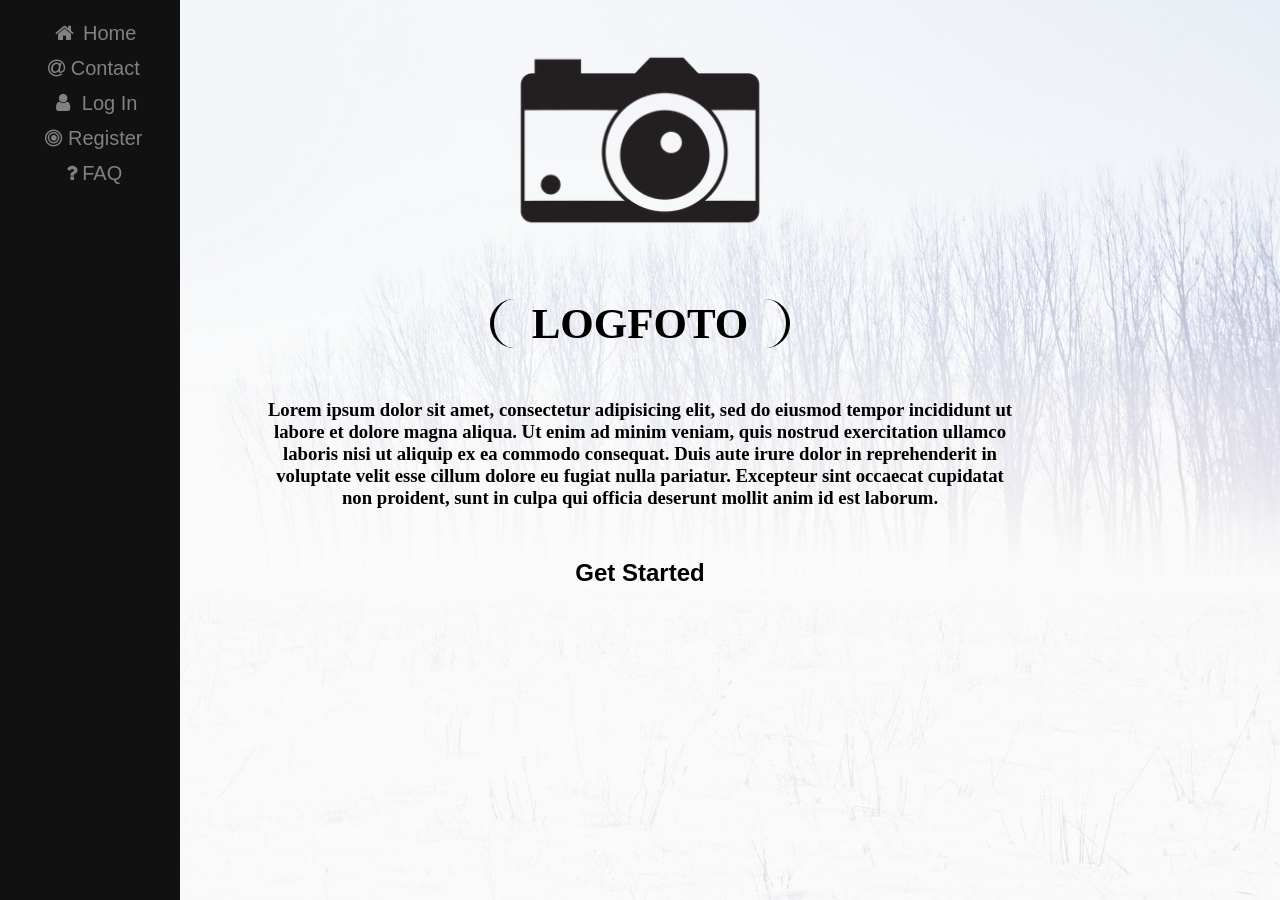
<file: html/index.html>
<!DOCTYPE html>
<html lang="en">
<head>
  <meta charset="UTF-8">
  <meta name="viewport" content="width=device-width, initial-scale=1.0">
  <meta http-equiv="X-UA-Compatible" content="ie=edge">
  <link rel="stylesheet" href="../css/style.css">
  <link rel="stylesheet" href="https://cdnjs.cloudflare.com/ajax/libs/font-awesome/4.7.0/css/font-awesome.min.css">
  <title>HOME | LOGFOTO</title>
</head>
<body>

  <header>
    <div class="sidebar">
    <a href="home.html"><i class="fa fa-fw fa-home"></i> Home</a>
    <a href="contact.html"><i class="fa fa-at"></i> Contact</a>
    <a href="login.html"><i class="fa fa-fw fa-user"></i> Log In</a>
    <a href="registration.html"><i class="fa fa-bullseye"></i> Register</a>
    <a href="FAQ.html"><i class="fa fa-question"></i>  FAQ</a>
    </div>
  </header>

<div class="photoContainer">

  <img src="../img/logo.png" alt="logo logFoto">
</div>

<main>
  <div class="titleHome">
    <h1>LOGFOTO</h1>

  </div>

  <div class="textHome">

    <h3>Lorem ipsum dolor sit amet, consectetur adipisicing elit, sed do eiusmod tempor incididunt ut labore et dolore magna aliqua. Ut enim ad minim veniam, quis nostrud exercitation ullamco laboris nisi ut aliquip ex ea commodo consequat. Duis aute irure dolor in reprehenderit in voluptate velit esse cillum dolore eu fugiat nulla pariatur. Excepteur sint occaecat cupidatat non proident, sunt in culpa qui officia deserunt mollit anim id est laborum.</h3>
  </div>

<div class="buttonHome">
  <h2><a href="registration.html">Get Started</a></h2>

</div>



</main>

<footer class="footer-distributed">

  <div class="footer-left">

    <p class="footer-links">
      <a href="home.html">Home</a>
      ·
      <a href="contact.html">Contact us</a>
      ·
      <a href="login.html">Log In</a>
      ·
      <a href="registration.html">Registrer</a>
      ·
      <a href="FAQ.html">Faq</a>
    </p>

    <p class="footer-company-name">LogFoto &copy; 2019</p>

  </div>

  <div class="footer-right">

    <form method="get" action="#">
      <input placeholder="Search our website" name="search" />
      <i class="fa fa-search"></i>
    </form>

  </div>

</footer>

</body>
</html>
</file>
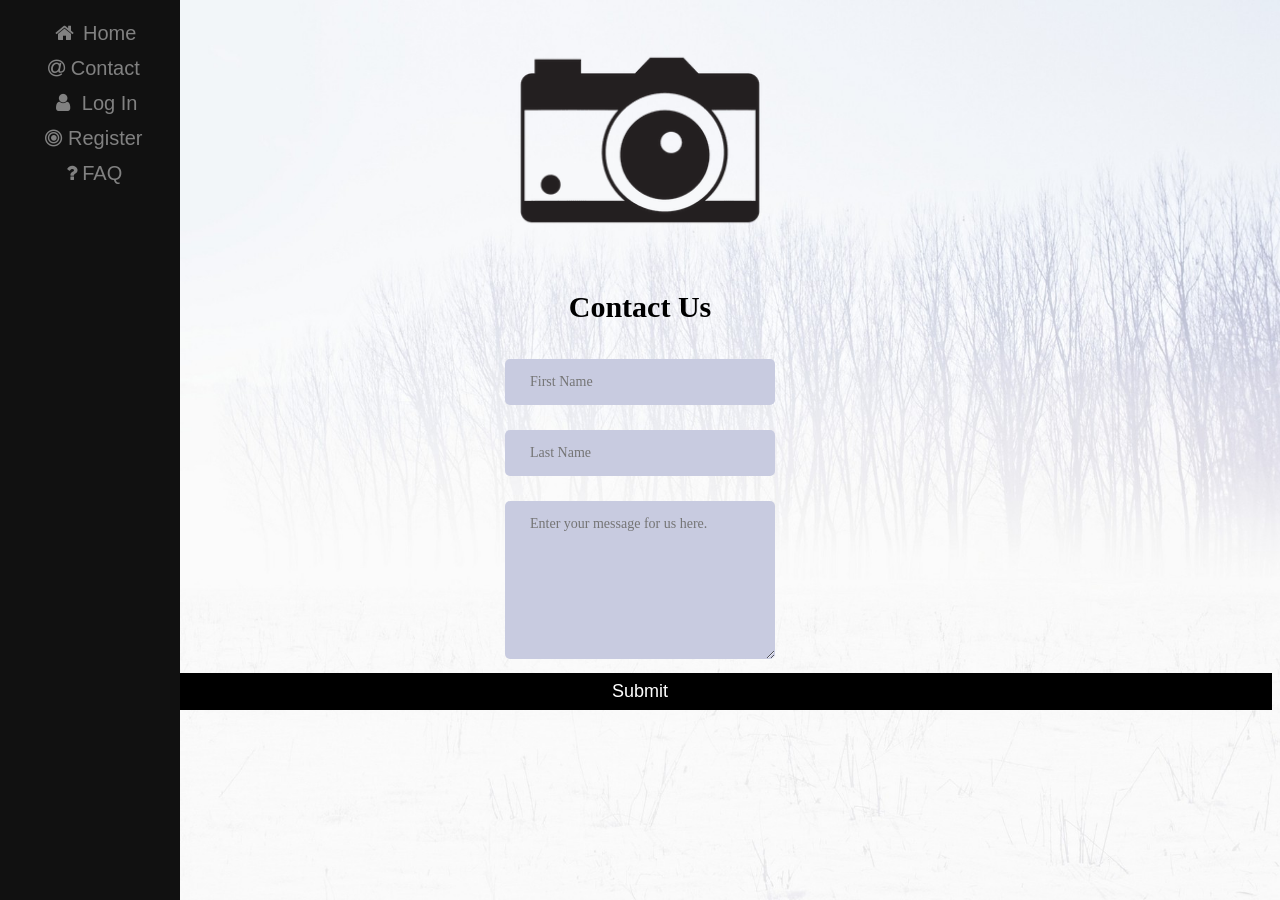
<file: html/contact.html>
<!DOCTYPE html>

<html lang="en" dir="ltr">
  <head>
    <meta charset="UTF-8">
    <meta name="viewport" content="width=device-width, initial-scale=1.0">
    <meta http-equiv="X-UA-Compatible" content="ie=edge">
    <link rel="stylesheet" href="../css/style.css">
    <link rel="stylesheet" href="https://cdnjs.cloudflare.com/ajax/libs/font-awesome/4.7.0/css/font-awesome.min.css">
    <title>CONTACT | LOGFOTO</title>
  </head>
  <div class="container">
  <body>

    <div class="sidebar">
    <a href="home.html"><i class="fa fa-fw fa-home"></i> Home</a>
    <a href="contact.html"><i class="fa fa-at"></i> Contact</a>
    <a href="login.html"><i class="fa fa-fw fa-user"></i> Log In</a>
    <a href="registration.html"><i class="fa fa-bullseye"></i> Register</a>
    <a href="FAQ.html"><i class="fa fa-question"></i>  FAQ</a>
  </div>


<section>
  <div class="photoContainer">
    <img src="../img/logo.png" alt="logo">

  </div>

<div class="title">
  <h2>Contact Us</h2>
</div>


<form id="form" action="login.html" method="post">
  <label class="label" for="">
<input type="text" class="input" name="email" placeholder="First Name">
</label>


<br>

<label class="label" for="">
  <input type="text" class="input" name="password" placeholder="Last Name">
</label>



<br>

<label class="label" for="">
  <textarea class="input" name="text" placeholder="Enter your message for us here." rows="8" cols="80"></textarea>

</label>

<br>



</label>

<button type="button" class="loginbutton" name="button">Submit</button>


</form>


</section>

<footer class="footer-distributed">

  <div class="footer-left">

    <p class="footer-links">
      <a href="home.html">Home</a>
      ·
      <a href="contact.html">Contact us</a>
      ·
      <a href="login.html">Log In</a>
      ·
      <a href="registration.html">Registrer</a>
      ·
      <a href="FAQ.html">Faq</a>
    </p>

    <p class="footer-company-name">LogFoto &copy; 2019</p>

  </div>

  <div class="footer-right">

    <form method="get" action="#">
      <input placeholder="Search our website" name="search" />
      <i class="fa fa-search"></i>
    </form>

  </div>

</footer>

  </body>

  </div>
</html>


<!--
 <div class="row">
   <div class="column">
     <img src="/w3images/map.jpg" style="width:100%">
   </div>
   <div class="column">
-->

      <!--
     <form action="/action_page.php">
       <label for="fname">First Name</label>
       <input type="text" id="fname" name="firstname" placeholder="Your name..">
       <label for="lname">Last Name</label>
       <input type="text" id="lname" name="lastname" placeholder="Your last name..">
-->
       <!--
       <label for="country">Country</label>
       <select id="country" name="country">
         <option value="australia">Australia</option>
         <option value="canada">Canada</option>
         <option value="usa">USA</option>
       </select>
       -->

<!--
       <label for="subject">Subject</label>
       <textarea id="subject" name="subject" placeholder="Write something.." style="height:170px"></textarea>
       <input type="submit" value="Submit">
     </form>
   </div>
 </div>
</div>
-->
</file>
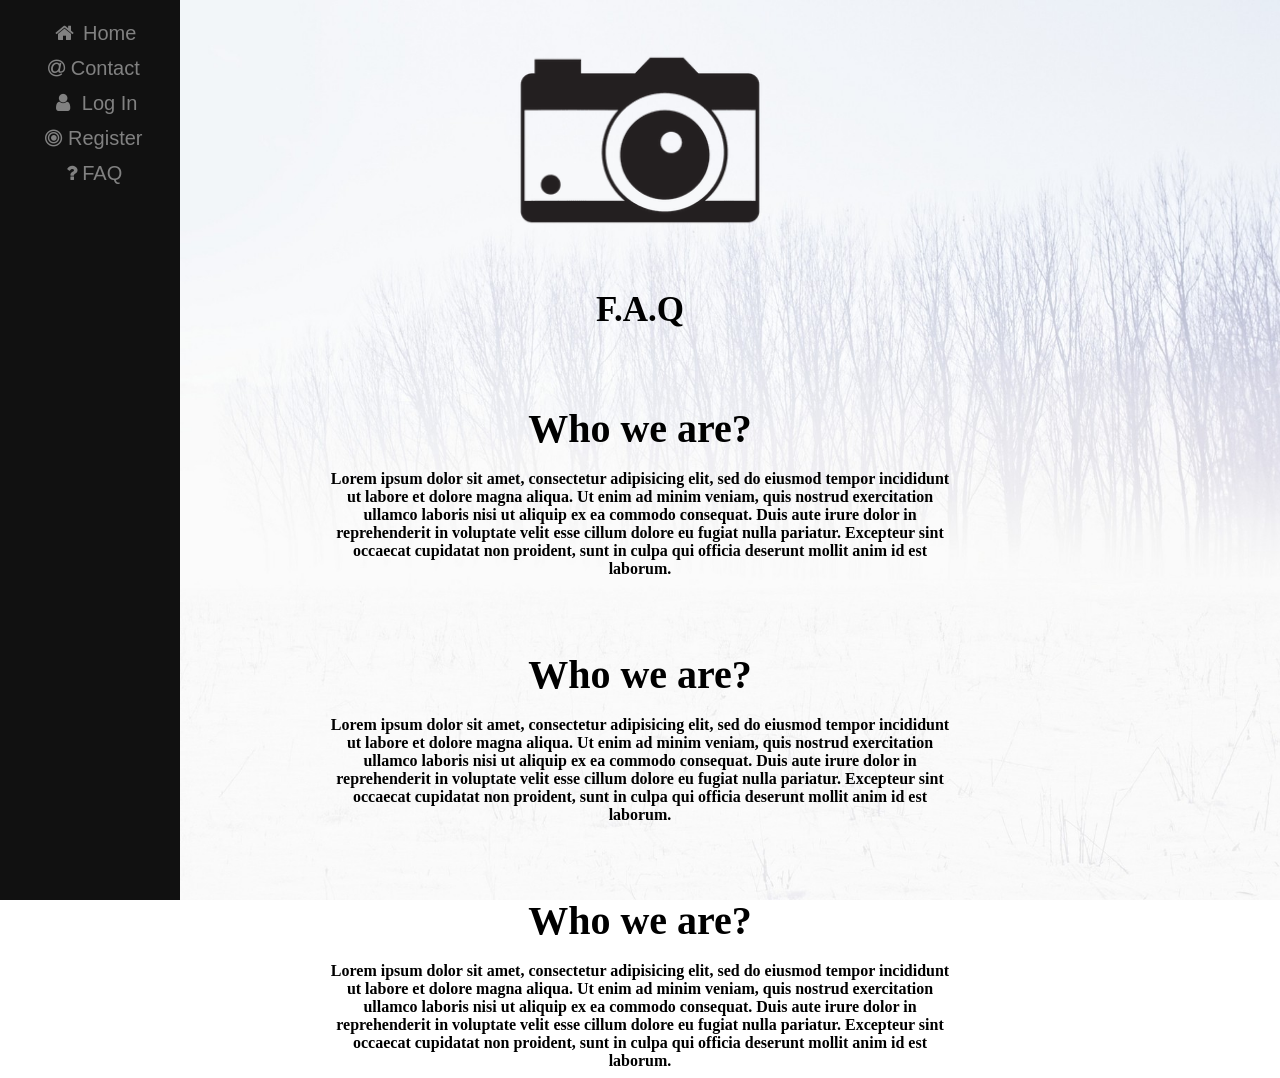
<file: html/FAQ.html>
<!DOCTYPE html>
<html lang="en">
<head>
  <meta charset="UTF-8">
  <meta name="viewport" content="width=device-width, initial-scale=1.0">
  <meta http-equiv="X-UA-Compatible" content="ie=edge">
  <link rel="stylesheet" href="../css/style.css">
  <link rel="stylesheet" href="https://cdnjs.cloudflare.com/ajax/libs/font-awesome/4.7.0/css/font-awesome.min.css">
  <title>FAQ | LOGFOTO</title>
</head>
<body>


  <div class="sidebar">
  <a href="home.html"><i class="fa fa-fw fa-home"></i> Home</a>
  <a href="contact.html"><i class="fa fa-at"></i> Contact</a>
  <a href="login.html"><i class="fa fa-fw fa-user"></i> Log In</a>
  <a href="registration.html"><i class="fa fa-bullseye"></i> Register</a>
  <a href="FAQ.html"><i class="fa fa-question"></i>  FAQ</a>
  </div>

<div class="photoContainer">
  <img src="../img/logo.png" alt="logo">
</div>

  <div class="title faqTitle">
  <h2>F.A.Q</h2>
</div>


  <div class="questions">
    <h3>Who we are?</h3>
    <p>Lorem ipsum dolor sit amet, consectetur adipisicing elit, sed do eiusmod tempor incididunt ut labore et dolore magna aliqua. Ut enim ad minim veniam, quis nostrud exercitation ullamco laboris nisi ut aliquip ex ea commodo consequat. Duis aute irure dolor in reprehenderit in voluptate velit esse cillum dolore eu fugiat nulla pariatur. Excepteur sint occaecat cupidatat non proident, sunt in culpa qui officia deserunt mollit anim id est laborum. </p> <br>

    <h3>Who we are?</h3>
    <p>Lorem ipsum dolor sit amet, consectetur adipisicing elit, sed do eiusmod tempor incididunt ut labore et dolore magna aliqua. Ut enim ad minim veniam, quis nostrud exercitation ullamco laboris nisi ut aliquip ex ea commodo consequat. Duis aute irure dolor in reprehenderit in voluptate velit esse cillum dolore eu fugiat nulla pariatur. Excepteur sint occaecat cupidatat non proident, sunt in culpa qui officia deserunt mollit anim id est laborum. </p> <br>

    <h3>Who we are?</h3>
    <p>Lorem ipsum dolor sit amet, consectetur adipisicing elit, sed do eiusmod tempor incididunt ut labore et dolore magna aliqua. Ut enim ad minim veniam, quis nostrud exercitation ullamco laboris nisi ut aliquip ex ea commodo consequat. Duis aute irure dolor in reprehenderit in voluptate velit esse cillum dolore eu fugiat nulla pariatur. Excepteur sint occaecat cupidatat non proident, sunt in culpa qui officia deserunt mollit anim id est laborum. </p>
  </div>


  <footer class="footer-distributed">

    <div class="footer-left">

      <p class="footer-links">
        <a href="home.html">Home</a>
        ·
        <a href="contact.html">Contact us</a>
        ·
        <a href="login.html">Log In</a>
        ·
        <a href="registration.html">Registrer</a>
        ·
        <a href="FAQ.html">Faq</a>
      </p>

      <p class="footer-company-name">LogFoto &copy; 2019</p>

    </div>

    <div class="footer-right">

      <form method="get" action="#">
        <input placeholder="Search our website" name="search" />
        <i class="fa fa-search"></i>
      </form>

    </div>

  </footer>


</body>
</html>
</file>
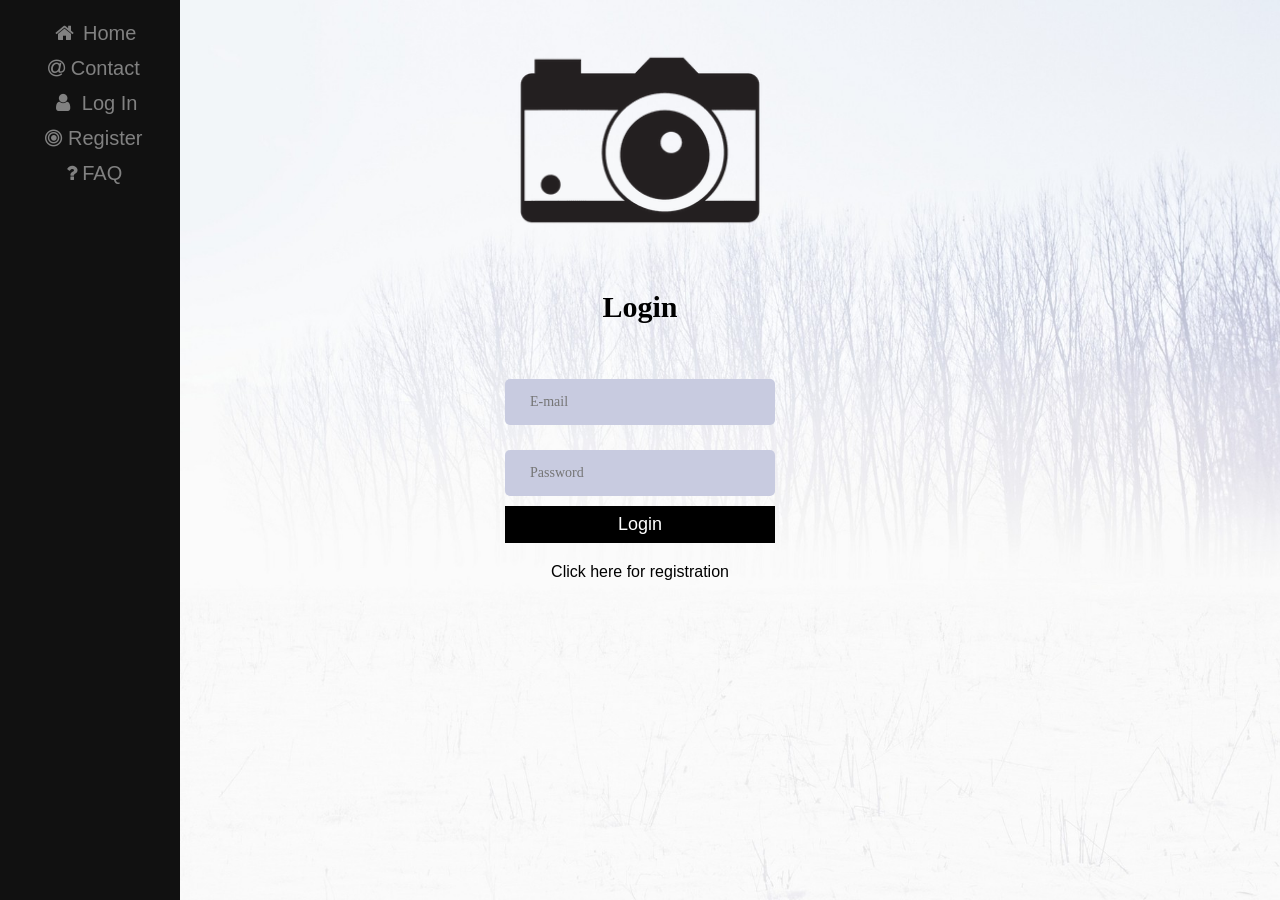
<file: html/login.html>
<!DOCTYPE html>
<html lang="en" dir="ltr">
  <head>
    <meta charset="UTF-8">
    <meta name="viewport" content="width=device-width, initial-scale=1.0">
    <meta http-equiv="X-UA-Compatible" content="ie=edge">
    <link rel="stylesheet" href="../css/style.css">
    <link rel="stylesheet" href="https://cdnjs.cloudflare.com/ajax/libs/font-awesome/4.7.0/css/font-awesome.min.css">
    <title>LOGIN | LOGFOTO</title>
  </head>
  <div class="container">
  <body>

    <div class="sidebar">
    <a href="home.html"><i class="fa fa-fw fa-home"></i> Home</a>
    <a href="contact.html"><i class="fa fa-at"></i> Contact</a>
    <a href="login.html"><i class="fa fa-fw fa-user"></i> Log In</a>
    <a href="registration.html"><i class="fa fa-bullseye"></i> Register</a>
    <a href="FAQ.html"><i class="fa fa-question"></i>  FAQ</a>
    </div>

<section>

  <div class="photoContainer">
    <img src="../img/logo.png" alt="logo">
  </div>


<div class="title">
  <h2>Login</h2>
</div>


<form id="loginform" action="login.html" method="post">
  <label class="label" for="">
<input type="text" class="input" name="email" placeholder="E-mail">
</label>

<br>

<label class="label" for="">
<input type="text" class="input" name="password" placeholder="Password">
</label>

<br>

<button type="button" class="loginbutton" name="button">Login</button>

</form>

<a class="link" href="registration.html">Click here for registration</a>


</section>

<footer class="footer-distributed">

  <div class="footer-left">

    <p class="footer-links">
      <a href="home.html">Home</a>
      ·
      <a href="contact.html">Contact us</a>
      ·
      <a href="login.html">Log In</a>
      ·
      <a href="registration.html">Registrer</a>
      ·
      <a href="FAQ.html">Faq</a>
    </p>

    <p class="footer-company-name">LogFoto &copy; 2019</p>

  </div>

  <div class="footer-right">

    <form method="get" action="#">
      <input placeholder="Search our website" name="search" />
      <i class="fa fa-search"></i>
    </form>

  </div>

</footer>

  </body>

  </div>
</html>
</file>
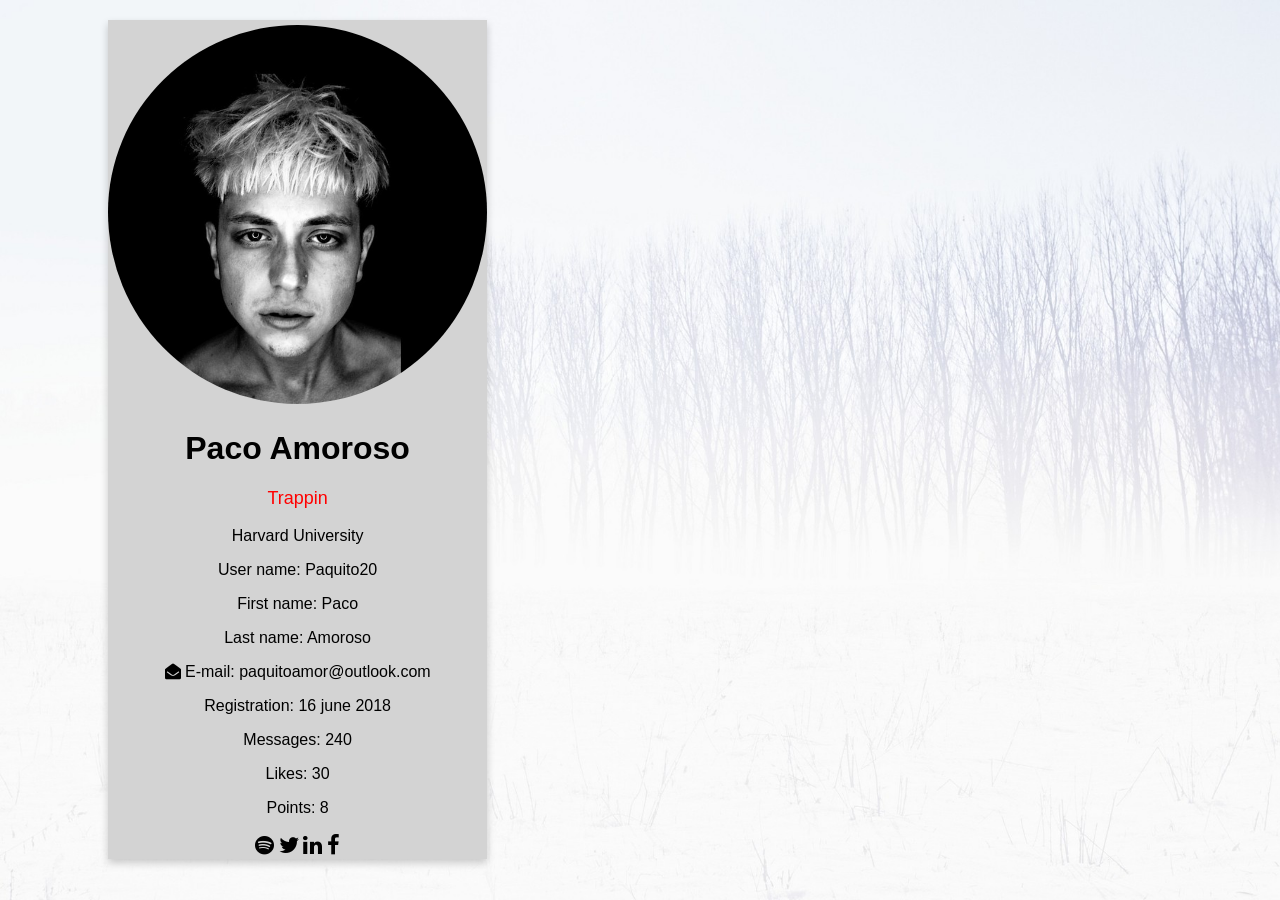
<file: html/profileuser.html>
<!DOCTYPE html>
<html lang="en" dir="ltr">
<head>
  <meta charset="UTF-8">
  <meta name="viewport" content="width=device-width, initial-scale=1.0">
  <meta http-equiv="X-UA-Compatible" content="ie=edge">
  <link rel="stylesheet" href="../css/style.css">
  <link rel="stylesheet" href="https://cdnjs.cloudflare.com/ajax/libs/font-awesome/4.7.0/css/font-awesome.min.css">
  <title>PROFILE | LOGFOTO</title>
</head>

  <body>
    <div class="containerUser">

    <div class="card">
      <div class="imageUser">
          <img src="../img/paco.jpg" alt="Paco">
        </div>
        <h1>Paco Amoroso</h1>
      <p class="titleUser">Trappin</p>
      <p>Harvard University</p>


      <p class="text">User name: Paquito20</p>
      <p class="text">First name: Paco</p>
      <p class="text">Last name: Amoroso</p>
      <p class="text"><i class="fa fa-envelope-open"></i> E-mail: paquitoamor@outlook.com</p>
      <p class="text">Registration: 16 june 2018</p>
      <p class="text">Messages: 240</p>
      <p class="text">Likes: 30</p>
      <p class="text">Points: 8</p>

      <a class="social" href="#"><i class="fa fa-spotify"></i></a>
      <a class="social" href="#"><i class="fa fa-twitter"></i></a>
      <a class="social" href="#"><i class="fa fa-linkedin"></i></a>
      <a class="social" href="#"><i class="fa fa-facebook"></i></a>
    </div>



  </div>
  </body>
</html>
</file>
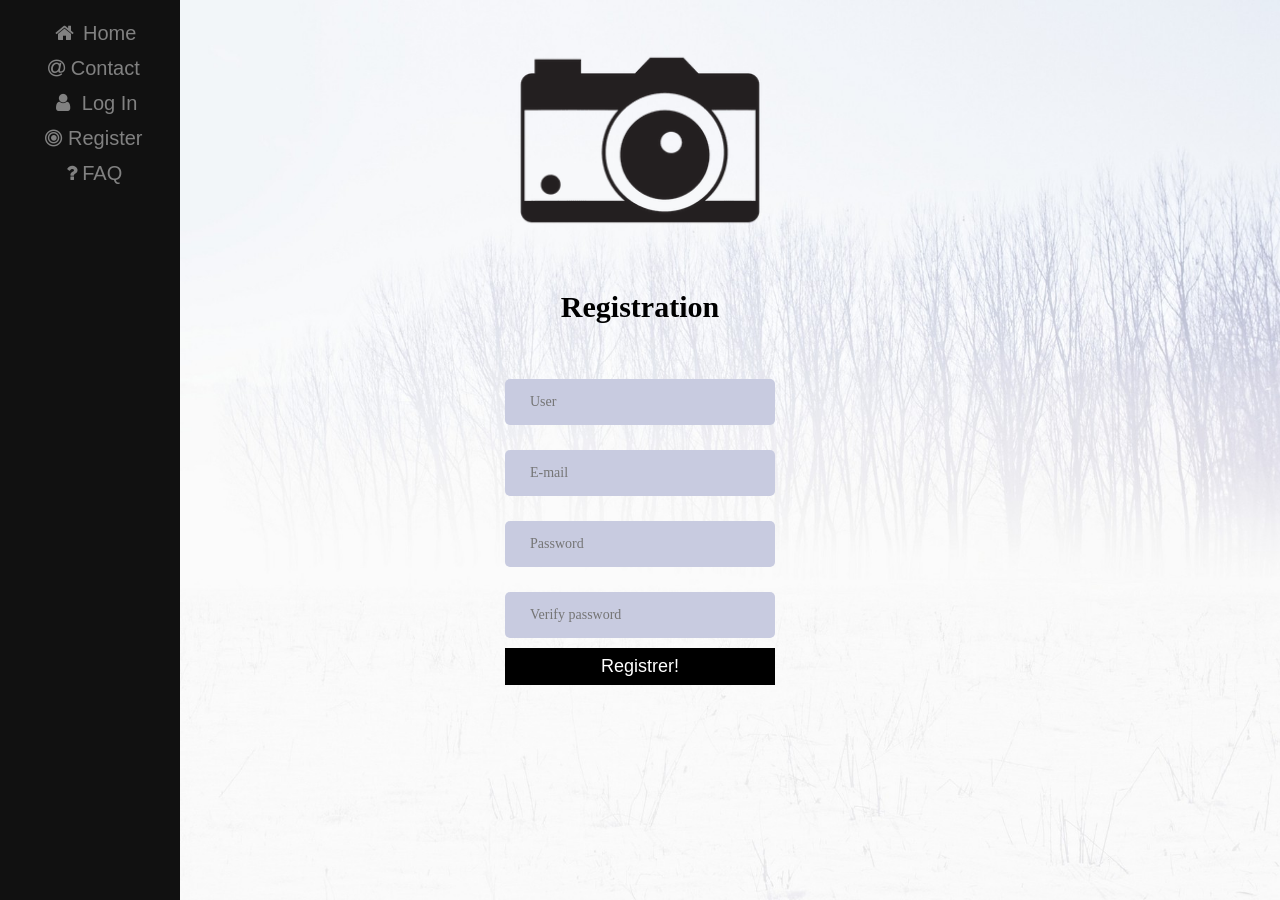
<file: html/registration.html>
<!DOCTYPE html>
<html lang="en" dir="ltr">
  <head>
    <meta charset="UTF-8">
    <meta name="viewport" content="width=device-width, initial-scale=1.0">
    <meta http-equiv="X-UA-Compatible" content="ie=edge">
    <link rel="stylesheet" href="../css/style.css">
    <link rel="stylesheet" href="https://cdnjs.cloudflare.com/ajax/libs/font-awesome/4.7.0/css/font-awesome.min.css">
    <title>REGISTRATION | LOGFOTO</title>
  </head>



  <div class="container">

  <body>



  <div class="sidebar">
  <a href="home.html"><i class="fa fa-fw fa-home"></i> Home</a>
  <a href="contact.html"><i class="fa fa-at"></i> Contact</a>
  <a href="login.html"><i class="fa fa-fw fa-user"></i> Log In</a>
  <a href="registration.html"><i class="fa fa-bullseye"></i> Register</a>
  <a href="FAQ.html"><i class="fa fa-question"></i>  FAQ</a>
</div>




<section>


  <div class="photoContainer">
    <img src="../img/logo.png" alt="logo">

  </div>

<div class="title">
  <h2>Registration</h2>
</div>

<form id="loginform" action="registro.html" method="post">

  <label class="label" for="">
<input type="text" class="input" name="user" placeholder="User">
</label>

<br>



  <label class="label" for="">
<input type="text" class="input" name="email" placeholder="E-mail">
</label>

<br>

<label class="label" for="">
<input type="text" class="input" name="password" placeholder="Password">
</label>

<br>

<label class="label" for="">
<input type="text" class="input" name="reepass" placeholder="Verify password">
</label>

<button type="button" class="loginbutton" name="button">Registrer!</button>

</form>




</section>

<footer class="footer-distributed">

  <div class="footer-left">

    <p class="footer-links">
      <a href="home.html">Home</a>
      ·
      <a href="contact.html">Contact us</a>
      ·
      <a href="login.html">Log In</a>
      ·
      <a href="registration.html">Registrer</a>
      ·
      <a href="FAQ.html">Faq</a>
    </p>

    <p class="footer-company-name">LogFoto &copy; 2019</p>

  </div>

  <div class="footer-right">

    <form method="get" action="#">
      <input placeholder="Search our website" name="search" />
      <i class="fa fa-search"></i>
    </form>

  </div>

</footer>









  </body>
  </div>
</html>
</file>
<file: css/style.css>
/***************************
      ESTILOS GENERALES
****************************/
:root {
  --primary-color: #a3c2c2;
  --titleButton-color: #527a7a;
  --submitButton-color: #d0d5e4;
  --titleBorderHome-color: #669999;
  /* --titleFont:  */
}


*{
  box-sizing: border-box;
  font-family: sans-serif;

}


.photoContainer img {
  display: block;
  margin: 0 auto;
  margin-top: 80px;
}

a {
  text-decoration: none;
  color: black;

}

body{


text-align: center;
font-family: italic;
  background-image: url(../data/img/tree.jpg);
  background-repeat: no-repeat;
  background-attachment: fixed;
  background-size: cover;


}

.title h2 {
  margin: 0 auto;
  width: 200px;
  color: black;
font-family: 'Cormorant SC', serif;
  font-size: 30px;
  text-align: center;
  border-radius: 5px;
  padding: 20px;
  font-weight: bolder;
}

.buttonPages{

  background-color: var(--submitButton-color);
  border-radius: 5px/5px;
  color: #333;
  display: inline-block;
  font-family: georgia;
  font-size: 18px;
  font-weight: bold;
  width: 270px;
  text-align: center;
  line-height: 50px;
  text-decoration: none;
  height: 50px;
  margin: 20px 0 0;
	border:none;
	cursor: pointer;
  padding-bottom: 60px;

}

button {
  border: none;
  outline: 0;
  display: inline-block;
  padding: 8px;
  color: white;
  background-color: #000;
  text-align: center;
  cursor: pointer;
  width: 100%;
  font-size: 18px;
}




button:hover, a:hover {
  opacity: 0.7;
}



/************************
ERROR
***********************/

p.errors {
  font-size:12px;
  padding: 12px;
  color: #d81e5b;
  border: 1px solid red;
  background-color: white;
  border-radius: 10px;
}



/************************
BARRA DE NAVEGACION
/************************
/* aca le das estilo a la barra*/
.sidebar {
  height: 100%;
  width: 180px;
  position: fixed;
  z-index: 1;
  top: 0;
  left: 0;
  background-color: #111;
  overflow-x: hidden;
  padding-top: 16px;
}

/* estilos a los links*/
.sidebar a {
  padding: 6px 8px 6px 16px;
  text-decoration: none;
  font-size: 20px;
  color: #818181;
  display: block;
}



div.titleSidebar {
  font-size: 12px;

  border-radius: 30px;
  font-family: 'Cinzel Decorative', cursive;
  color: lightgrey;
  margin-top: 50px;
  margin-bottom: 50px;

}



div.onlineTitle {
  position: sticky;
  background-color: whitesmoke;
  width: 100%;
  border-radius: 2px;
}

div.offlineTitle {
  position: sticky;
  background-color: rgba(226, 106, 106, 1);
  width: 100%;
  border-radius: 2px;
}


div.contactsContainer {
  display: flex;
  flex-direction: column;
  justify-content: space-around;
  align-items: center;

}

div.contacts:nth-child(n) {
  margin-top: 5px;
}


div.contacts {
  position: sticky;
  background-color: grey;
  width: 90%;
  border-radius: 2px;

}

div.contactInfo {
  display: flex;
  flex-direction: row;

}

div.photoContact {
  width: 40%;
}


div.contactInfo a img {
  display: block;
  width: 100%;
  border-radius: 50%;
  margin-top: 12px;
}

div.nameContact {
  width: 60%;
}


/* hover */
.sidebar a:hover {
  color: #f1f1f1;
}


/***************************
      HOME
****************************/




.buttonHome {
  margin-top: 50px;
}

.titleHome {
  margin: 0 auto;
  width: 300px;
  height: 50px;

  color: black;
  border-radius: 10px;



}

.titleHome h1 {
  font-size: 43px;
  border-left: 4px solid black;
  border-right: 4px solid black;
  border-radius: 30px;
  font-family: 'Cinzel Decorative', cursive;


}



main div.textHome h3 {

  width: 60%;
  margin: 0 auto;
  font-family: 'Cinzel', serif;

}

main div.textHome {
  margin-top: 50px;
}






/***************************
      HOME POST
****************************/




.postContainer:nth-child(1) {

  margin-top: 130px;

}
  .postContainer {
    background-color: #c0c0c0;
    width: 100%;
    margin: 0 auto;
    margin-top: 30px;
    border-radius: 10px;

  }

  .photoProfileContainer {

    width: 100%;

    display: flex;
    flex-direction: row;
    border-radius: 5px 0px 5px 0px;


  }


  .postContainer .userName {
    width: 50%;

  }

  .userName h2 {
    font-size: 20px;
  }

  .postContainer .photoProfileContainer img.profilePicture {
  display: block;
  width: 80px;
  margin-left: 5px;
  border-radius: 5px;
  margin-top: 10px;
  height: 80px;

  }




  .postImage img{
    display: block;
    width: 100%;
    margin-top: 10px;


  }


  .postIcons {
    width: 100%;
    display: flex;
    flex-direction: row;
  }

  .postIcons-heart {
    width: 50%;
    border-right: 1px solid black;
  }

  .postIcons-comment {
    width: 50%;

  }

  button.buttons {
    font-size: 20px;
  }

  button.buttons {
    background-color: #c0c0c0;
    border-radius: 0px 0px 5px 5px;
    padding-bottom: 15px;
    margin-top: 10px;

  }

  button.buttons i {
    color: black;
  }

  .comments {
    margin-top: 20px;


  }

  .comments p {
    font-size: 14px;
    text-align: left;
    margin-left: 5px;
  }






/***************************
      REGISTRATION
****************************/

#loginform{

margin-top:20px;
margin-left:auto;
margin-right: auto;
width:270px;

}

div.genreBox {

  width: 100%;
  margin-bottom: 10px;
}

input.sex-radioButton {
  padding: 50px;
}


div.termsBox {
  width: 100%;

  display: flex;
  justify-content: end;
}

.termItem {
  margin-top: 20px;
}


/***************************
      Contact
****************************/
.input{

  width: 270px;
  padding:15px 25px;
  font-family: georgia;
  background: #c8cbe0;
  border:none;
  border-radius: 5px;
  color:#333;
  font-size: 14px;
  margin-top:15px;
  margin-bottom: 10px;
}

#form {
  margin-top: 40px;
  margin: 0 auto;
}

/***************************
      LOGIN
****************************/



.loginbutton:hover{
	background-color:#e5bf05;
}

.link{
display: block;
  margin-top: 20px;
}




/***************************
      FAQ
****************************/





.questions h3{
  display: block;
  height: 40px;
  text-align: center;
  font-size: 40px;
  padding-top: 15px;
  font-family: italic;
}

.questions p {
  display: block;
  margin: 0 auto;
  width: 50%;
  font-weight: bold;
font-family: 'Cinzel', serif;

}

.faqTitle h2 {
  font-size: 35px;
}



/***************************
      Profile User
****************************/

.profileUserContainer {
  margin-top: 25px;
}

div.containerUser{

  background-repeat:  no-repeat;
  background-position: center;
  background-size: cover;


}

.card {
display: block;
background-color: lightgrey;
box-shadow: 0 4px 8px 0 rgba(0, 0, 0, 0.2);
width: 100%;
text-align: center;
margin-top: 2px;

}

div.imageUser img{
  padding-top: 5px;


  width: 100%;
  border-radius: 50%;

}

.titleUser {
  color: red;
  font-size: 18px;
}

p.text{

  color: black;

}

a.social {
  text-decoration: none;
  font-size: 22px;
  color: black;
}



  div.postContainerProfile {
    width: 100%;
    background-color: white;
    box-shadow: 0 4px 8px 0 rgba(0, 0, 0, 0.2);
  }



  div.postImageProfile {
  display: flex;
  flex-wrap: wrap;
  justify-content: space-around;
  margin-top: 30px;
  margin-left: 5px;
  margin-right: 5px;

  }

  div.postImageProfile::after {
    flex-grow: 1;
    content: "";

  }

  div.single-img {
    position: relative;
    width: 50%;
    display: flex;
    flex-wrap: wrap;
    justify-content: space-between;
    margin-bottom: 10px;


  }

  div.single-img img {
    display: block;
    width: 100%;
    padding: 5px;
  }

  .img-overlay {
    position: absolute;
    bottom: 0;
    left: 0;
    right: 0;
    background-color: rgba(192,192,192,0.3);
    overflow: hidden;
    width: 100%;
    height: 0;
    transition: .5s ease;
  }

  .buttonsContainer {
    width: 100%;
    display: flex;
    flex-direction: row;
    margin-top: 30%;

  }

  .img-heart, .img-comments {
    width: 50%;


  }

  .img-heart a i, .img-comments a i {
    font-size: 20px;


  }



  .single-img:hover .img-overlay {
    height: 100%;
  }



  div.lineProfile {
  border-top: 1px solid black;
  width: 50%;
  margin: 0 auto;
  }

  div.downLineProfile {
    margin-top: 12px;
  }


  div.addPostContainer {
    display: none;
  }

   div.addPostContainer i {
     display: none;
   }

   div.mobileAddPostContainer {
    margin-top: 30px;
   }

   div.mobileAddPostContainer i {

     font-size: 30px;
     text-align: right;
    width: 100%;
   }

   /*ADD POST */
   .inputAddPost {
  padding:15px 25px;
  font-family: georgia;
  background: blanchedalmond;
  border:none;
  border-radius: 5px;
  color:#333;
  font-size: 14px;
  margin-top:15px;
  margin-bottom: 10px;
   }


  /*****************
POSTDETAIL
  ******************/
.user-Details-Container {

    display: flex;




}

.details-Nick {
    margin-left: 20px;
}

.user-Image-Profile {

    width: 60px;
    margin-top: 3px;
    margin-left: 5px;
    border-radius: 50px;

}
.comments-Container {

  display: flex;
  flex-direction: row;

    margin-left: 20px;


}

.comments-Container .user-Name {
  font-size: 20px;
}

.users-Comments {

    padding-top: 8px;
    margin-left: 6px;
    font-size: 12px;

}

.arrowBack i {
  font-size: 40px;
}

/********************
adminPanel
*********************/

.adminPanelBody {
  margin: 0px;
  border: 0px;
}

div.adminContainer {
  display: flex;
  height: 100%;
}

div.header {
  width: 100%;
  background: black;
  color: white;
}

div.sidebarAdminPanel {
  width: 30%;
  background: #527a7a;



}

div.data {

  width: 70%;
  color: black;
  font-family: Helvetica;
  font-size: 20px;
}


img.adminPhoto {
  background: black;

  width: 100px;
}





li.adminLi {
  padding: 20px;
  border-bottom: 2px solid grey;
  list-style-type: none;
  text-align: center;

}

li.adminLi:hover {
  background: #c0392b;
  color: white;
}

/*********** ADD ************/

div.formContainer {
  margin-top: 120px;
  display: flex;
  flex-direction: column;
  justify-content: center;
}

button.addButton {
  background: grey;
}

/*************
 FOOTER
**************/
.footer-distributed{
	background-color: #292c2f;
	box-shadow: 0 1px 1px 0 rgba(0, 0, 0, 0.12);
	box-sizing: border-box;
	width: 100%;
	margin-top: 80px;
	overflow: hidden;
  padding: 30px;
  text-align: center;
  font: bold 14px sans-serif;

}

/* Footer left */
.footer-distributed .footer-left,
.footer-distributed .footer-right{
  float: none;
  max-width: 300px;
  margin: 0 auto;
}

.footer-distributed .footer-left{
  margin-bottom: 20px;
}



.footer-distributed .footer-links{
	color:  #ffffff;
	margin: 0 0 10px;
	padding: 0;
}

.footer-distributed .footer-links a{
	display:inline-block;
	line-height: 1.8;
	text-decoration: none;
	color:  inherit;
}

.footer-distributed .footer-company-name{
	color:  #8f9296;
	font-size: 14px;
	font-weight: normal;
	margin: 0;
  margin-top: 10px;
  font-size: 12px;
}


/* The search form */

.footer-distributed form{
	position: relative;
}

.footer-distributed form input{
	display: block;
	border-radius: 3px;
	box-sizing: border-box;
	background-color:  #1f2022;
	box-shadow: 0 1px 0 0 rgba(255, 255, 255, 0.1);
	border: none;

	font: inherit;
	font-size: 14px;
	font-weight: normal;
	color:  #d1d2d2;

	width: 100%;
	padding: 18px 50px 18px 18px;
}

.footer-distributed form input:focus{
	outline: none;
}

/* Changing the placeholder color */

.footer-distributed form input::-webkit-input-placeholder {
	color:  #5c666b;
}

.footer-distributed form input::-moz-placeholder {
	opacity: 1;
	color:  #5c666b;
}

.footer-distributed form input:-ms-input-placeholder{
	color:  #5c666b;
}


/* The magnify glass icon */

.footer-distributed form i{
	width: 18px;
	height: 18px;
	position: absolute;
	top: 16px;
	right: 18px;

	color: #d1d2d2;
	font-size: 18px;
}











/***************************
      MEDIA QUIRES
****************************/




@media screen and (min-width: 510px) {



  div.friends-box {

    display: none;

  }

  .postContainer {
    width: 100%;

  }

  div.postImage {

    width: 100%;


  }

  .postImage img {
    width: 100%

  }

  .photoContainer img {
    margin-top: 60px;
    height: 260px;
  }

  /***************************
  Profile User
  ****************************/

  main.profileUserContainer {
    display: flex;


  }

  div.lineProfile {
    display: none;
  }




  .containerUser {
    width: 30%;

  }

  div.postContainerProfile {
    width: 70%;
    margin-top: 100px;
    margin-left: 10px;


  }

  div.containerUser {
    margin-top: 20px;
  }

    div.addPostContainer {
      display: block;
      width: 100%;
    margin-top: 30px;
  }

   div.addPostContainer i {
     display: block;
      font-size: 30px;
     text-align: right;
      width: 100%;
   }


   div.mobileAddPostContainer {
    display: none;
   }

   div.mobileAddPostContainer i {
    display: none;
   }

   /*Add Post */

   .labelPost {
 margin-top:20px;
   }

      .inputAddPost {

  margin-bottom: 10px;
   }


  /********************
  homePost
  *********************/
  .img-heart a i, .img-comments a i {
    font-size: 30px;


  }

  /*****************
  POSTDETAIL
  ******************/


  .details-Nick {
    margin-left: 40px;
  }

  .user-Image-Profile {

    width: 60px;
    margin-top: 3px;
    margin-left: 5px;
    border-radius: 50px;

  }
  .comments-Container {

    display: flex;
    flex-direction: row;
    margin-left: 20px;


  }

  .comments-Container .user-Name {
    font-size: 20px;
  }

  .users-Comments {

    padding-top: 8px;
    margin-left: 6px;
    font-size: 12px;

  }


  .arrowBack i {
    font-size: 50px;
  }

  /*********** ADD ************/

  div.formContainer {
    width: 80%;
    margin: 0 auto;

  }



}


@media screen and (min-width: 900px) {
  footer {
    display: none;
  }

  .photoContainer img {
    margin-top: 10px;
    height: 260px;
  }

  .postContainer:nth-child(1n) {

    margin-top: 50px;

  }


  .postContainer {
    margin-top: 0;
    width: 50%;


  }



  .postImage img {
    width: 100%;

  }

  div.friends-box{
    display: block;
    border-radius: 5px;

  }


  /*
  PROFILEUSER
  */

  main.profileUserContainer {
    width: 80%;
    margin: 0 auto;
  }

  div.postContainerProfile {
    margin-left: 50px;
  }

  div.containerUser {
    margin-left: 100px;
  }

  .title h1 {
    margin: 0 auto;
    width: 300px;
    color: black;

  }

  /* ADD POST */
    div.addPostContainer {
      display: block;
    margin-top: 30px;
    position: absolute;
    right: 30px;
  }

   div.addPostContainer i {
     display: block;
      font-size: 30px;
     text-align: right;
      width: 100%;
   }









  /*****************
  POSTDETAIL
  ******************/




  .user-Image-Profile {

    width: 70px;

    border-radius: 30px;

  }


  .comments-Container .user-Name {
    font-size: 20px;
  }

  .users-Comments {
    font-size: 13px;

  }


  /********************
  homePost
  *********************/


  .img-heart a i, .img-comments a i {
    font-size: 40px;
  }

  .postContainer {
    position: relative;
    margin-right: 20px;
    width: 70%;
  }

  .postDetailContainer {
    margin: 0 auto;
  }

  /*********** ADD ************/

  div.formContainer {
    width: 60%;
    margin: 0 auto;
    margin-top: 10px;

  }


}






/* MAX WIDTH POR LA BARRA */
/* TODO: FIX THIS LATER ESTA EN MAX WIDTH PORQUE ESTA BARRA PRIMERO ESTA HECHO CON MOBILE-LAST */
  @media screen and (max-width: 600px){

  div.friends-box{

    display: none;
  }





  }

@media screen and (max-width: 900px) {
  .sidebar {
    display: flex;
    width: 100%;
    height: 14vh;
    justify-content: space-between;
    align-items: center;
    overflow-x: auto;
    overflow-y: hidden;
    white-space: nowrap;


  }

  .sidebar a {
    flex-direction: row;

  }

  div.contactsContainer, div.onlineTitle, div.offlineTitle, div.titleSidebar {
    display: none;
  }




}
</file>
